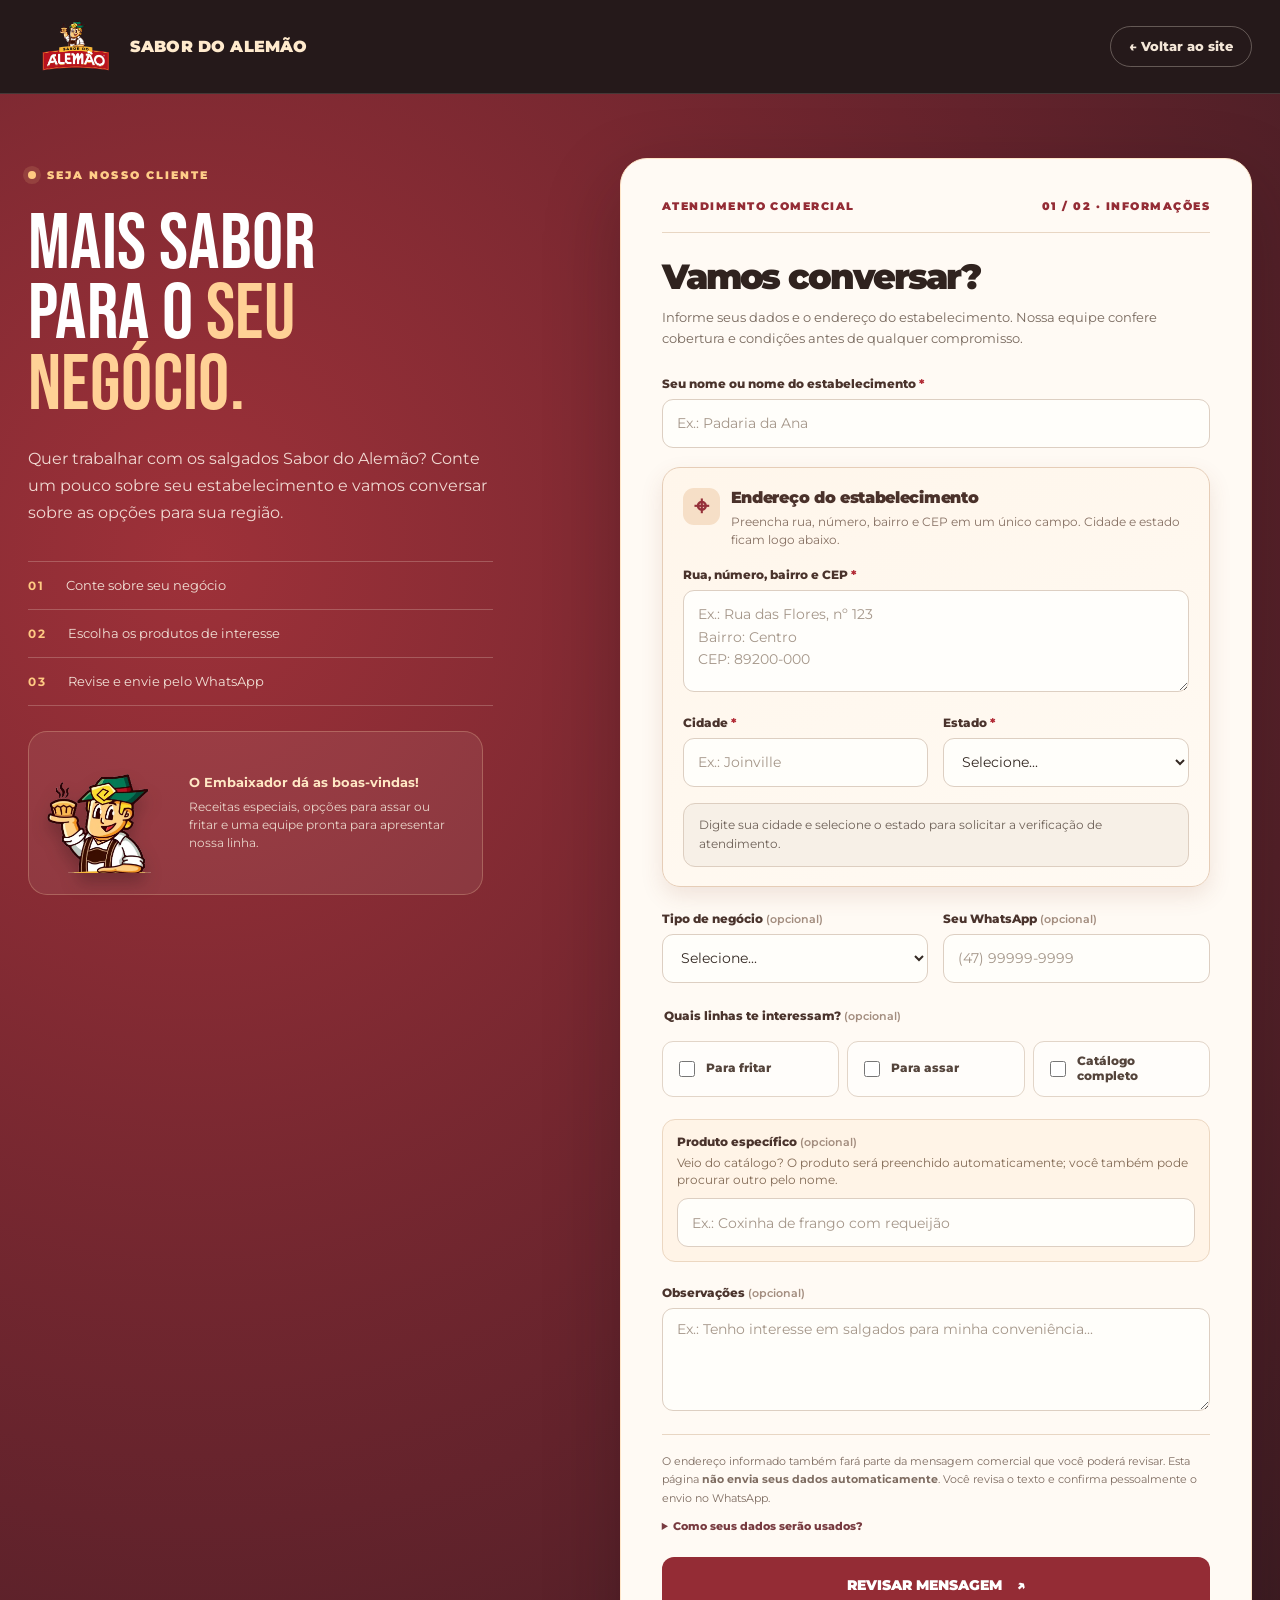
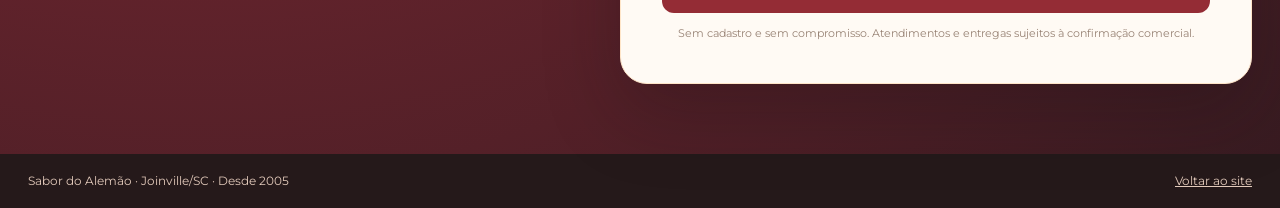
<file: formulario-sabor-do-alemao.html>
<!doctype html>
<html lang="pt-BR">
<head>
<meta charset="UTF-8">
<meta name="viewport" content="width=device-width,initial-scale=1">
<meta name="theme-color" content="#942c35">
<meta name="description" content="Solicite atendimento comercial do Sabor do Alemão. Conheça os salgados, informe sua cidade e converse com nossa equipe pelo WhatsApp.">
<title>Seja nosso cliente | Sabor do Alemão</title>
<link rel="preconnect" href="https://fonts.googleapis.com">
<link rel="preconnect" href="https://fonts.gstatic.com" crossorigin>
<link href="https://fonts.googleapis.com/css2?family=Bebas+Neue&family=Montserrat:wght@400;500;600;700;800;900&display=swap" rel="stylesheet">
<link rel="stylesheet" href="css/form-comercial-v9.css">
</head>
<body>
<header class="site-header">
  <div class="header-wrap">
    <a href="index.html" class="brand" aria-label="Sabor do Alemão — início"><img src="img/logo-sabor-do-alemao.webp" alt="Logo Sabor do Alemão" width="90" height="65"><span>SABOR DO ALEMÃO</span></a>
    <a href="index.html#fazer-pedido" class="back-link">← Voltar ao site</a>
  </div>
</header>
<main class="page-shell">
  <div class="commercial-layout">
    <aside class="intro-panel">
      <p class="eyebrow">SEJA NOSSO CLIENTE</p>
      <h1 class="intro-title">MAIS SABOR<br>PARA O <em>SEU<br>NEGÓCIO.</em></h1>
      <p class="intro-text">Quer trabalhar com os salgados Sabor do Alemão? Conte um pouco sobre seu estabelecimento e vamos conversar sobre as opções para sua região.</p>
      <div class="steps">
        <div><strong>01</strong><span>Conte sobre seu negócio</span></div>
        <div><strong>02</strong><span>Escolha os produtos de interesse</span></div>
        <div><strong>03</strong><span>Revise e envie pelo WhatsApp</span></div>
      </div>
      <div class="mascot-block">
        <img src="img/mascote.webp" alt="Embaixador Sabor do Alemão" width="140" height="126" loading="lazy">
        <div><strong>O Embaixador dá as boas-vindas!</strong><span>Receitas especiais, opções para assar ou fritar e uma equipe pronta para apresentar nossa linha.</span></div>
      </div>
    </aside>
    <section class="form-panel" aria-labelledby="formTitle">
      <div class="form-head-top"><span>ATENDIMENTO COMERCIAL</span><span id="stageCount">01 / 02 · INFORMAÇÕES</span></div>
      <form id="leadForm">
        <h2 id="formTitle">Vamos conversar?</h2>
        <p class="form-subtitle">Informe seus dados e o endereço do estabelecimento. Nossa equipe confere cobertura e condições antes de qualquer compromisso.</p>
        <div class="form-group"><label for="nome">Seu nome ou nome do estabelecimento <span class="required">*</span></label><input id="nome" name="nome" required maxlength="110" autocomplete="organization" placeholder="Ex.: Padaria da Ana"></div>
        <section class="address-card" aria-labelledby="enderecoTitulo">
          <div class="address-card-head">
            <span class="address-card-symbol" aria-hidden="true">⌖</span>
            <div><h3 id="enderecoTitulo">Endereço do estabelecimento</h3><p>Preencha rua, número, bairro e CEP em um único campo. Cidade e estado ficam logo abaixo.</p></div>
          </div>
          <div class="form-group address-text-group">
            <label for="endereco">Rua, número, bairro e CEP <span class="required">*</span></label>
            <textarea id="endereco" name="endereco" required minlength="10" maxlength="300" rows="3" autocomplete="street-address" placeholder="Ex.: Rua das Flores, nº 123&#10;Bairro: Centro&#10;CEP: 89200-000"></textarea>
          </div>
          <div class="form-row">
          <div class="form-group"><label for="cidade">Cidade <span class="required">*</span></label><input id="cidade" name="cidade" required maxlength="80" autocomplete="address-level2" list="listaCidades" placeholder="Ex.: Joinville"><datalist id="listaCidades"></datalist></div>
          <div class="form-group"><label for="estado">Estado <span class="required">*</span></label><select id="estado" name="estado" required autocomplete="address-level1"><option value="">Selecione...</option><option value="SC">Santa Catarina</option><option value="PR">Paraná</option><option value="SP">São Paulo</option><option value="Outro">Outro</option></select></div>
        </div>
          <p class="coverage-status" id="coverageStatus" role="status" aria-live="polite">Digite sua cidade e selecione o estado para solicitar a verificação de atendimento.</p>
        </section>
        <div class="form-row">
          <div class="form-group"><label for="negocio">Tipo de negócio <small>(opcional)</small></label><select id="negocio" name="negocio"><option value="">Selecione...</option><option>Padaria / Panificadora</option><option>Mercado / Supermercado</option><option>Conveniência</option><option>Lanchonete / Restaurante</option><option>Revenda / Distribuição</option><option>Buffet / Eventos</option><option>Outro</option></select></div>
          <div class="form-group"><label for="whatsapp">Seu WhatsApp <small>(opcional)</small></label><input id="whatsapp" name="whatsapp" type="tel" inputmode="tel" autocomplete="tel-national" maxlength="20" placeholder="(47) 99999-9999"></div>
        </div>
        <fieldset class="interest-group"><legend>Quais linhas te interessam? <small>(opcional)</small></legend><div class="interest-options">
          <label class="interest-option"><input type="checkbox" name="interesse" value="Para fritar"><span>Para fritar</span></label>
          <label class="interest-option"><input type="checkbox" name="interesse" value="Para assar"><span>Para assar</span></label>
          <label class="interest-option"><input type="checkbox" name="interesse" value="Catálogo completo"><span>Catálogo completo</span></label>
        </div></fieldset>
        <div class="product-inline"><label for="produtoEspecifico">Produto específico <small>(opcional)</small></label><p>Veio do catálogo? O produto será preenchido automaticamente; você também pode procurar outro pelo nome.</p><input id="produtoEspecifico" name="produto" list="listaProdutos" maxlength="150" placeholder="Ex.: Coxinha de frango com requeijão"><datalist id="listaProdutos"></datalist></div>
        <div class="form-group"><label for="mensagem">Observações <small>(opcional)</small></label><textarea id="mensagem" name="mensagem" maxlength="650" placeholder="Ex.: Tenho interesse em salgados para minha conveniência..." rows="3"></textarea></div>
        <div class="form-consent">O endereço informado também fará parte da mensagem comercial que você poderá revisar. Esta página <strong>não envia seus dados automaticamente</strong>. Você revisa o texto e confirma pessoalmente o envio no WhatsApp.
          <details><summary>Como seus dados serão usados?</summary><p>Os dados que você optar por compartilhar serão usados para atendimento comercial e análise de cobertura. Ao abrir e enviar a mensagem, as informações passam pelo WhatsApp. Consulte também a <a href="index.html#fazer-pedido">página institucional</a> ou entre em contato para exercer seus direitos de privacidade.</p></details>
        </div>
        <button class="submit-btn" type="submit">REVISAR MENSAGEM <span aria-hidden="true">↗</span></button><p class="submit-note">Sem cadastro e sem compromisso. Atendimentos e entregas sujeitos à confirmação comercial.</p>
      </form>
      <section class="preview" id="reviewStage" aria-labelledby="reviewTitle" hidden>
        <h2 class="preview-title" id="reviewTitle" tabindex="-1">Está tudo certo?</h2>
        <p class="preview-note">Confira ou edite sua mensagem. Ao continuar, o WhatsApp será aberto; você ainda precisa apertar <strong>Enviar</strong> na conversa.</p>
        <textarea class="message-preview" id="messagePreview" aria-label="Mensagem para enviar ao WhatsApp" rows="13"></textarea>
        <a id="openWhatsApp" class="whatsapp-button" target="_blank" rel="noopener noreferrer" href="https://wa.me/5547999743400">ABRIR NO WHATSAPP <span aria-hidden="true">↗</span></a>
        <div class="preview-actions"><button type="button" id="copyText">Copiar mensagem</button><button type="button" id="editForm">Editar dados</button></div>
        <p class="copy-status" id="copyStatus" role="status"></p>
        <p class="external-note" id="formStatus" role="status">A mensagem ainda não foi enviada.</p>
      </section>
    </section>
  </div>
</main>
<footer class="footer"><div class="footer-inner"><span>Sabor do Alemão · Joinville/SC · Desde 2005</span><a href="index.html">Voltar ao site</a></div></footer>
<script src="js/form-comercial-v9.js"></script>
</body>
</html>
</file>
<file: css/form-comercial-v9.css>
:root{--wine:#942c35;--wine-dark:#551c26;--burgundy:#2b191a;--cream:#fff7eb;--sand:#f1dec6;--gold:#efc180;--ink:#30231f;--muted:#78695e;--border:#e8d6c3}
*{box-sizing:border-box}
html{scroll-behavior:smooth}
body{margin:0;background:#2a191a;color:var(--ink);font-family:'Montserrat',Arial,sans-serif;-webkit-font-smoothing:antialiased}
button,input,select,textarea{font:inherit}
button,a,input,select,textarea{outline-offset:3px}
:focus-visible{outline:3px solid #e8aa5a!important}
a{color:inherit;text-decoration:none}
[hidden]{display:none!important}
.site-header{background:#25191a;border-bottom:1px solid #fff2df25}
.header-wrap{max-width:1320px;padding:14px 28px;margin:auto;min-height:83px;display:flex;align-items:center;justify-content:space-between;gap:14px}
.brand{display:flex;align-items:center;gap:12px;color:#ffeacd;font-size:1rem;font-weight:900;letter-spacing:.01em}
.brand img{width:90px;max-height:65px;object-fit:contain}
.back-link{color:#f4e7d8;font-size:.79rem;font-weight:800;border:1px solid #fff4e54a;border-radius:30px;padding:12px 18px}
.back-link:hover{background:#ffffff15}
.page-shell{background:radial-gradient(ellipse at 15% 28%,#9e3139,#64232c 57%,#381b21);min-height:calc(100vh - 142px);padding:clamp(44px,5vw,80px) 28px 70px;color:#fff}
.commercial-layout{max-width:1260px;margin:0 auto;display:grid;grid-template-columns:minmax(0,.91fr) minmax(0,1.09fr);gap:clamp(30px,5vw,74px);align-items:start}
.intro-panel{position:sticky;top:35px;padding-top:10px;min-width:0}
.eyebrow{font-size:.68rem;letter-spacing:.19em;font-weight:900;color:#ffcd88;display:flex;align-items:center;gap:11px;margin:0 0 28px}
.eyebrow:before{content:'';width:8px;height:8px;background:#ffca81;border-radius:50%;box-shadow:0 0 0 5px #ffce8a22}
.intro-title{font-family:'Bebas Neue','Impact',sans-serif;font-size:clamp(4.5rem,6.1vw,7.7rem);line-height:.9;letter-spacing:.005em;font-weight:400;margin:0 0 24px;text-transform:uppercase}
.intro-title em{color:#ffd196;font-style:normal}
.intro-text{color:#f1d9d2;max-width:475px;line-height:1.75;font-size:.97rem}
.steps{margin:35px 0 25px;max-width:465px;border-top:1px solid #fff3e33a}
.steps div{display:flex;gap:22px;align-items:center;padding:16px 0;border-bottom:1px solid #fff3e33a;font-size:.8rem;color:#f2e1d7}
.steps strong{color:#ffca83;font-size:.72rem;letter-spacing:.14em}
.mascot-block{display:flex;align-items:center;gap:15px;max-width:455px;min-height:154px;border:1px solid #ffddae42;background:#fff5e912;border-radius:19px;padding:18px 24px 18px 5px}
.mascot-block img{width:140px;height:126px;object-fit:contain;filter:drop-shadow(0 10px 8px #2c12154f)}
.mascot-block strong{font-size:.84rem;color:#ffe8c5;display:block;margin-bottom:8px}
.mascot-block span{font-size:.72rem;color:#ead6cb;line-height:1.6;display:block}
.form-panel{background:#fffaf4;border:1px solid #ffe5c8;border-radius:27px;padding:clamp(22px,3.2vw,44px);box-shadow:0 28px 75px #170d1245;color:var(--ink);min-width:0}
.form-head-top{display:flex;justify-content:space-between;gap:10px;border-bottom:1px solid var(--border);padding-bottom:19px;color:var(--wine);font-size:.66rem;font-weight:900;letter-spacing:.14em}
.form-panel h2{font-size:clamp(1.7rem,2.7vw,2.75rem);font-weight:900;letter-spacing:-.06em;line-height:1.12;margin:25px 0 10px}
.form-subtitle{font-size:.84rem;line-height:1.6;color:var(--muted);margin:0 0 26px}
.form-group{margin-bottom:19px}
.form-row{display:grid;grid-template-columns:minmax(0,1fr) minmax(0,1fr);gap:15px}
label,fieldset legend{font-size:.76rem;font-weight:800;color:#4a332c;display:block;margin:0 0 8px}
label small,fieldset small{font-weight:600;color:#a38d7f;font-size:.68rem}
.required{color:#b22a35}
input:not([type=checkbox]),select,textarea{width:100%;min-height:49px;border:1px solid #ddcfc2;border-radius:11px;background:#fffefa;color:#342923;padding:12px 14px;transition:border-color .2s,box-shadow .2s;font-size:.86rem}
input::placeholder,textarea::placeholder{color:#a5978a}
input:focus,select:focus,textarea:focus{border-color:#b35456;box-shadow:0 0 0 3px #b8494930;outline:0}
textarea{min-height:103px;resize:vertical}
.address-card{background:linear-gradient(155deg,#fff6eb,#fffaf3);border:1px solid #e6cdb7;border-radius:18px;padding:20px 20px 2px;margin:4px 0 24px;box-shadow:0 9px 22px #8b4b3020}
.address-card-head{display:flex;align-items:flex-start;gap:11px;margin:0 0 18px}
.address-card-symbol{width:37px;height:37px;flex:none;display:grid;place-items:center;border-radius:11px;background:#f6dfc7;color:#95313a;font-size:1.6rem;font-weight:900}
.address-card-head h3{font-size:.98rem;font-weight:900;letter-spacing:-.02em;color:#4a312a;margin:0 0 6px}
.address-card-head p{font-size:.73rem;line-height:1.55;color:#867063;margin:0}
.address-text-group textarea{min-height:102px;line-height:1.65;resize:vertical;background:#fffefb}
.address-card .coverage-status{margin:-3px 0 17px}
@media(max-width:620px){.address-card{padding:18px 14px 3px;border-radius:14px}.address-card-head{gap:9px}.address-card-head h3{font-size:.87rem}.address-card-head p{font-size:.67rem}}
.coverage-status{border-radius:12px;border:1px solid #ddcec0;background:#f7f0e7;color:#6e6158;font-size:.74rem;line-height:1.6;padding:12px 15px;margin:-4px 0 24px}
.coverage-status[data-status=ready]{background:#fff0d9;border-color:#f0c99c;color:#805130}
.interest-group{border:0;padding:0;margin:6px 0 22px;min-width:0}
.interest-options{display:grid;grid-template-columns:repeat(3,minmax(0,1fr));gap:8px;margin-top:10px}
.interest-option{display:flex;align-items:center;gap:8px;padding:12px;border:1px solid #e2d5c8;border-radius:11px;color:#54443b;background:#fffdfa;font-size:.72rem;font-weight:800;cursor:pointer;min-height:50px;line-height:1.3;margin:0}
.interest-option:has(input:checked){border-color:#bc7b73;background:#ffefe0;color:#813b39}
.interest-option input{accent-color:var(--wine);width:16px;height:16px;flex:none}
.product-inline{border:1px solid #ecd7c1;background:#fff4e7;border-radius:13px;padding:14px;margin-bottom:23px}
.product-inline label{margin-bottom:6px}
.product-inline p{color:#836b56;margin:0 0 9px;font-size:.72rem;line-height:1.5}
.form-consent{border-top:1px solid var(--border);padding:17px 0 8px;margin-top:18px;font-size:.69rem;line-height:1.65;color:#7e6c61}
.form-consent a{color:var(--wine);text-decoration:underline}
.form-consent details{margin:10px 0 14px}
.form-consent summary{cursor:pointer;font-weight:800;color:#783b40}
.form-consent details p{margin:9px 0}
.submit-btn,.whatsapp-button{width:100%;min-height:56px;border-radius:12px;background:var(--wine);color:white;border:0;font-weight:900;font-size:.85rem;cursor:pointer;display:flex;align-items:center;justify-content:center;gap:15px;text-align:center;padding:12px 18px;transition:background .2s,transform .2s}
.submit-btn:hover{background:#70202b;transform:translateY(-2px)}
.submit-note{color:#988375;font-size:.69rem;text-align:center;line-height:1.55;margin:12px 0 0}
.preview[hidden]{display:none}
.preview-title{margin:28px 0 14px;font-size:1.3rem;font-weight:900;letter-spacing:-.025em}
.preview-note{font-size:.8rem;line-height:1.65;color:#78685d;margin:0 0 16px}
.message-preview{display:block;resize:vertical;width:100%;min-height:280px;white-space:pre-wrap;border:1px solid #dec7b3;border-radius:14px;background:#fff0dc;color:#3f2d24;font:500 .77rem/1.65 'Montserrat',Arial,sans-serif;padding:17px;overflow-wrap:anywhere}
.whatsapp-button{background:#27774b;margin:16px 0 10px}
.whatsapp-button:hover{background:#185e38}
.preview-actions{display:flex;flex-wrap:wrap;gap:9px;margin-top:10px}
.preview-actions button{border:1px solid #d6beb0;background:#fffdfa;border-radius:11px;color:#663c38;min-height:44px;padding:10px 15px;font-weight:800;font-size:.73rem;cursor:pointer;flex:1}
.preview-actions button:hover{background:#fff0de}
.copy-status{min-height:19px;font-size:.7rem;color:#6f5546;margin-top:8px}
.external-note{font-size:.71rem;line-height:1.65;color:#8d7669;margin:8px 0}
.footer{background:#25191a;color:#e3cabb;padding:20px 28px;font-size:.72rem}
.footer-inner{max-width:1260px;margin:auto;display:flex;gap:16px;align-items:center;justify-content:space-between}
.footer a{text-decoration:underline}
@media(max-width:960px){.commercial-layout{grid-template-columns:1fr;gap:36px}.intro-panel{position:relative;top:auto}.intro-title{font-size:clamp(4rem,8.4vw,6.7rem)}.mascot-block{display:none}.steps{display:none}.intro-text{margin-bottom:0}.page-shell{padding-top:48px}.form-panel{max-width:760px;width:100%;margin:auto}}
@media(max-width:620px){.header-wrap{padding:12px 17px;min-height:73px}.brand{font-size:.76rem}.brand img{width:65px}.back-link{font-size:.65rem;padding:10px 12px}.page-shell{padding:32px 15px 55px}.intro-title{font-size:clamp(3.5rem,12vw,5.5rem);margin-bottom:14px}.intro-text{font-size:.82rem}.eyebrow{font-size:.55rem;margin-bottom:15px}.commercial-layout{gap:25px}.form-panel{border-radius:19px;padding:23px 19px}.form-panel h2{margin-top:21px}.form-head-top{font-size:.58rem}.form-row{grid-template-columns:1fr;gap:0}.interest-options{grid-template-columns:1fr}.interest-option{min-height:47px}.footer-inner{display:block}.footer-inner span{display:block;margin-bottom:8px}}
@media(prefers-reduced-motion:reduce){html{scroll-behavior:auto}.submit-btn,.back-link{transition:none!important;transform:none!important}}
</file>
